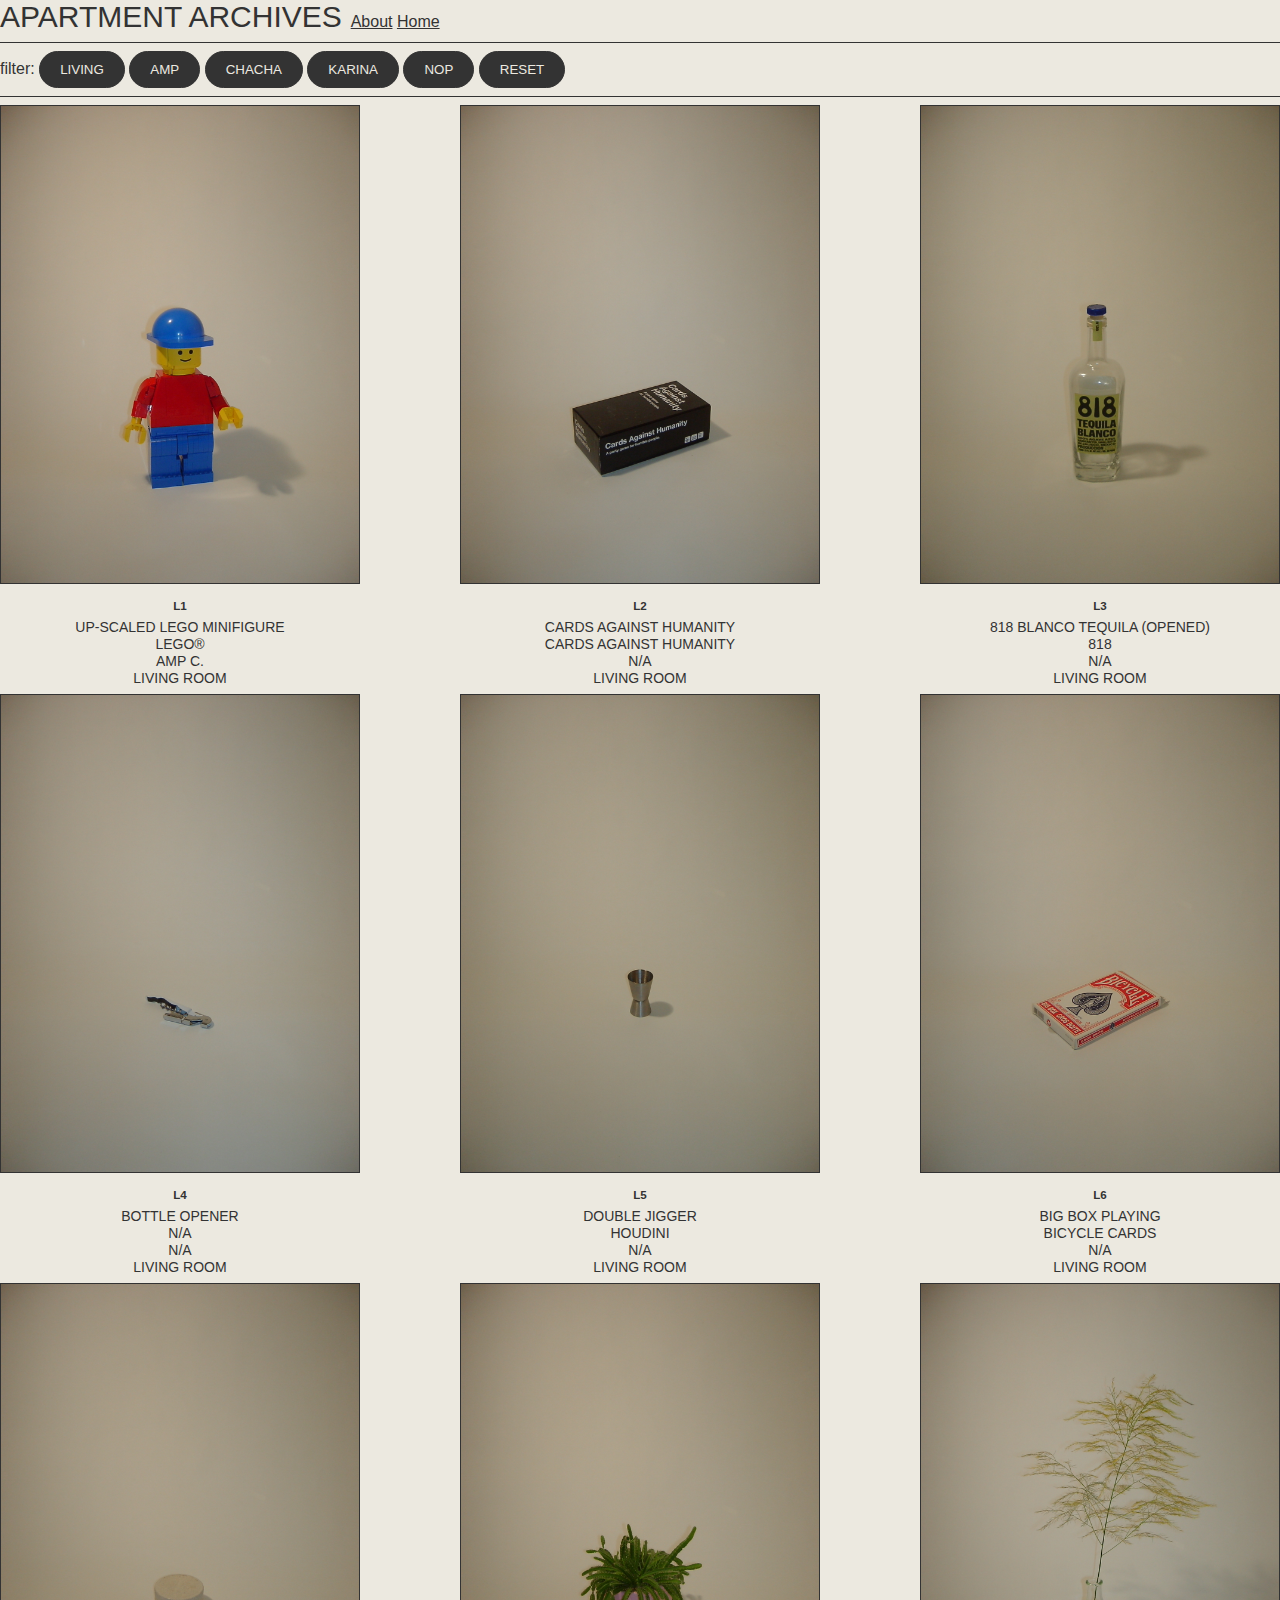
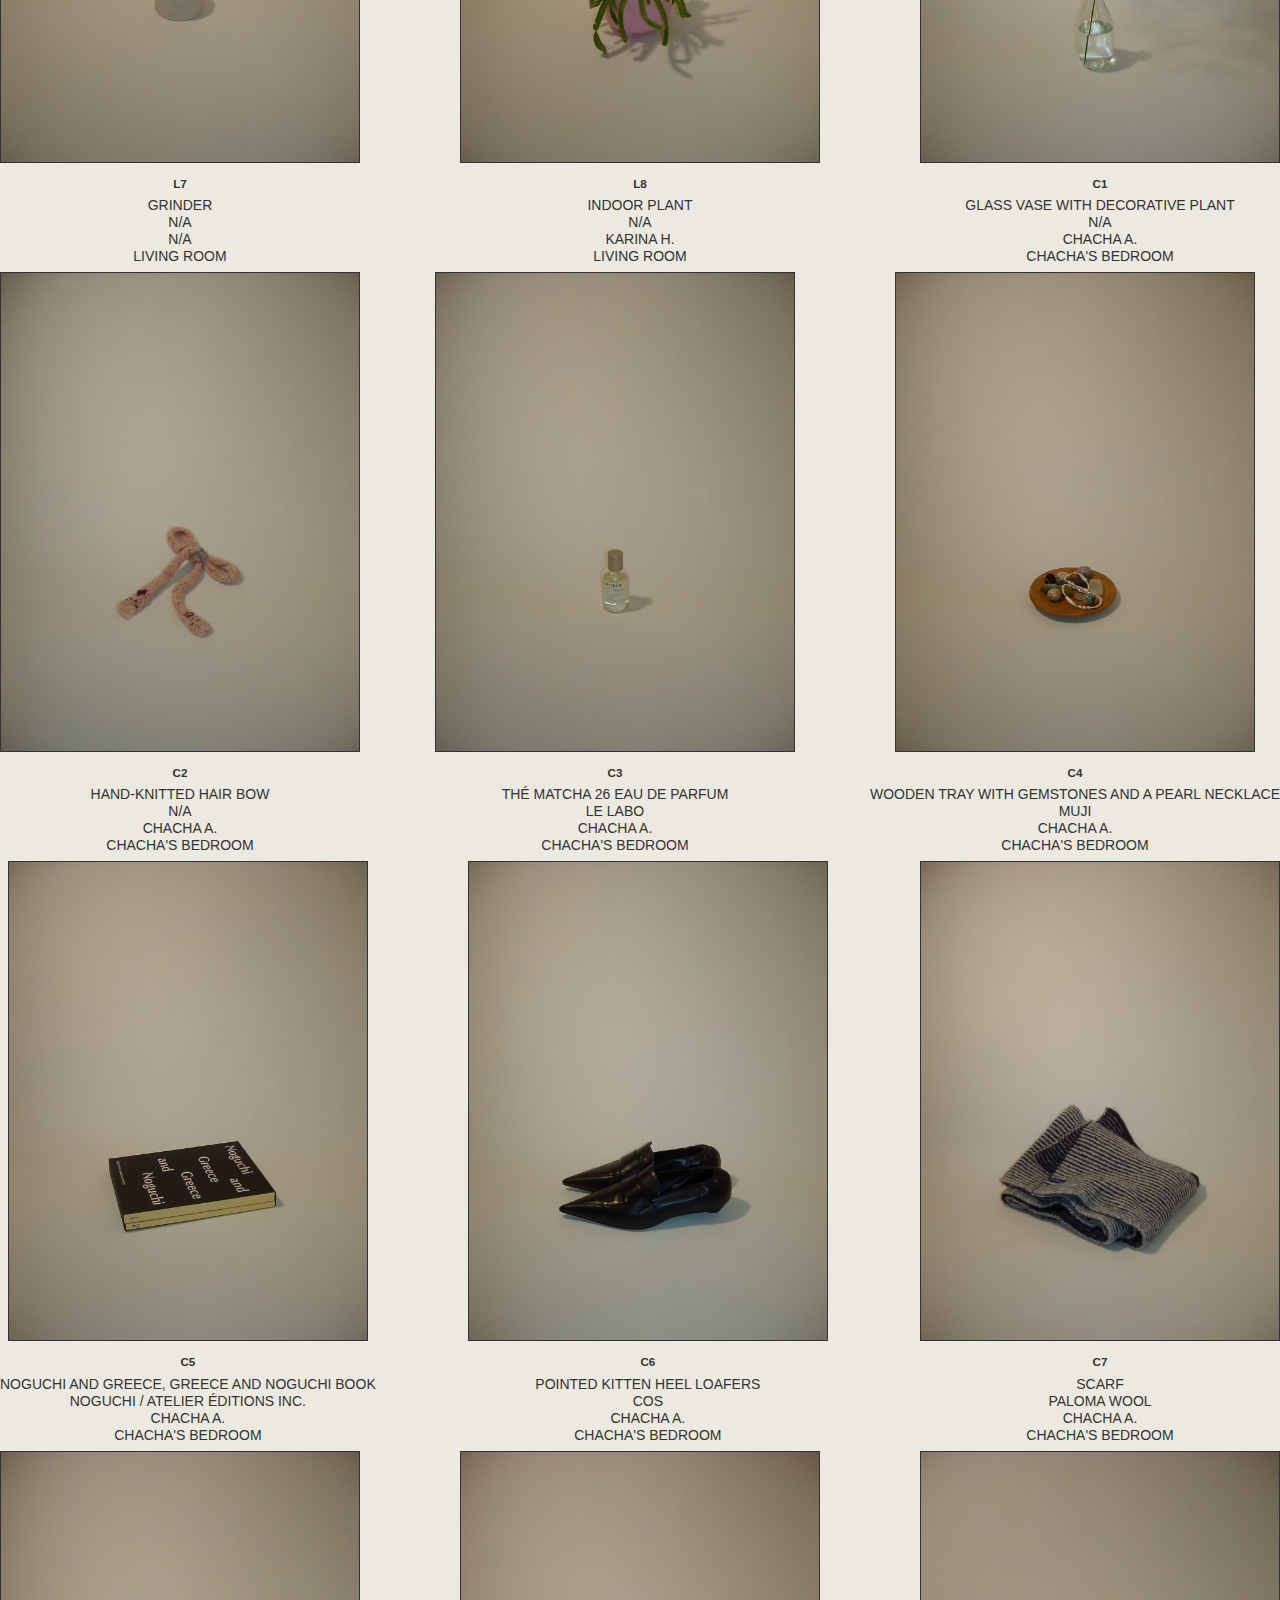
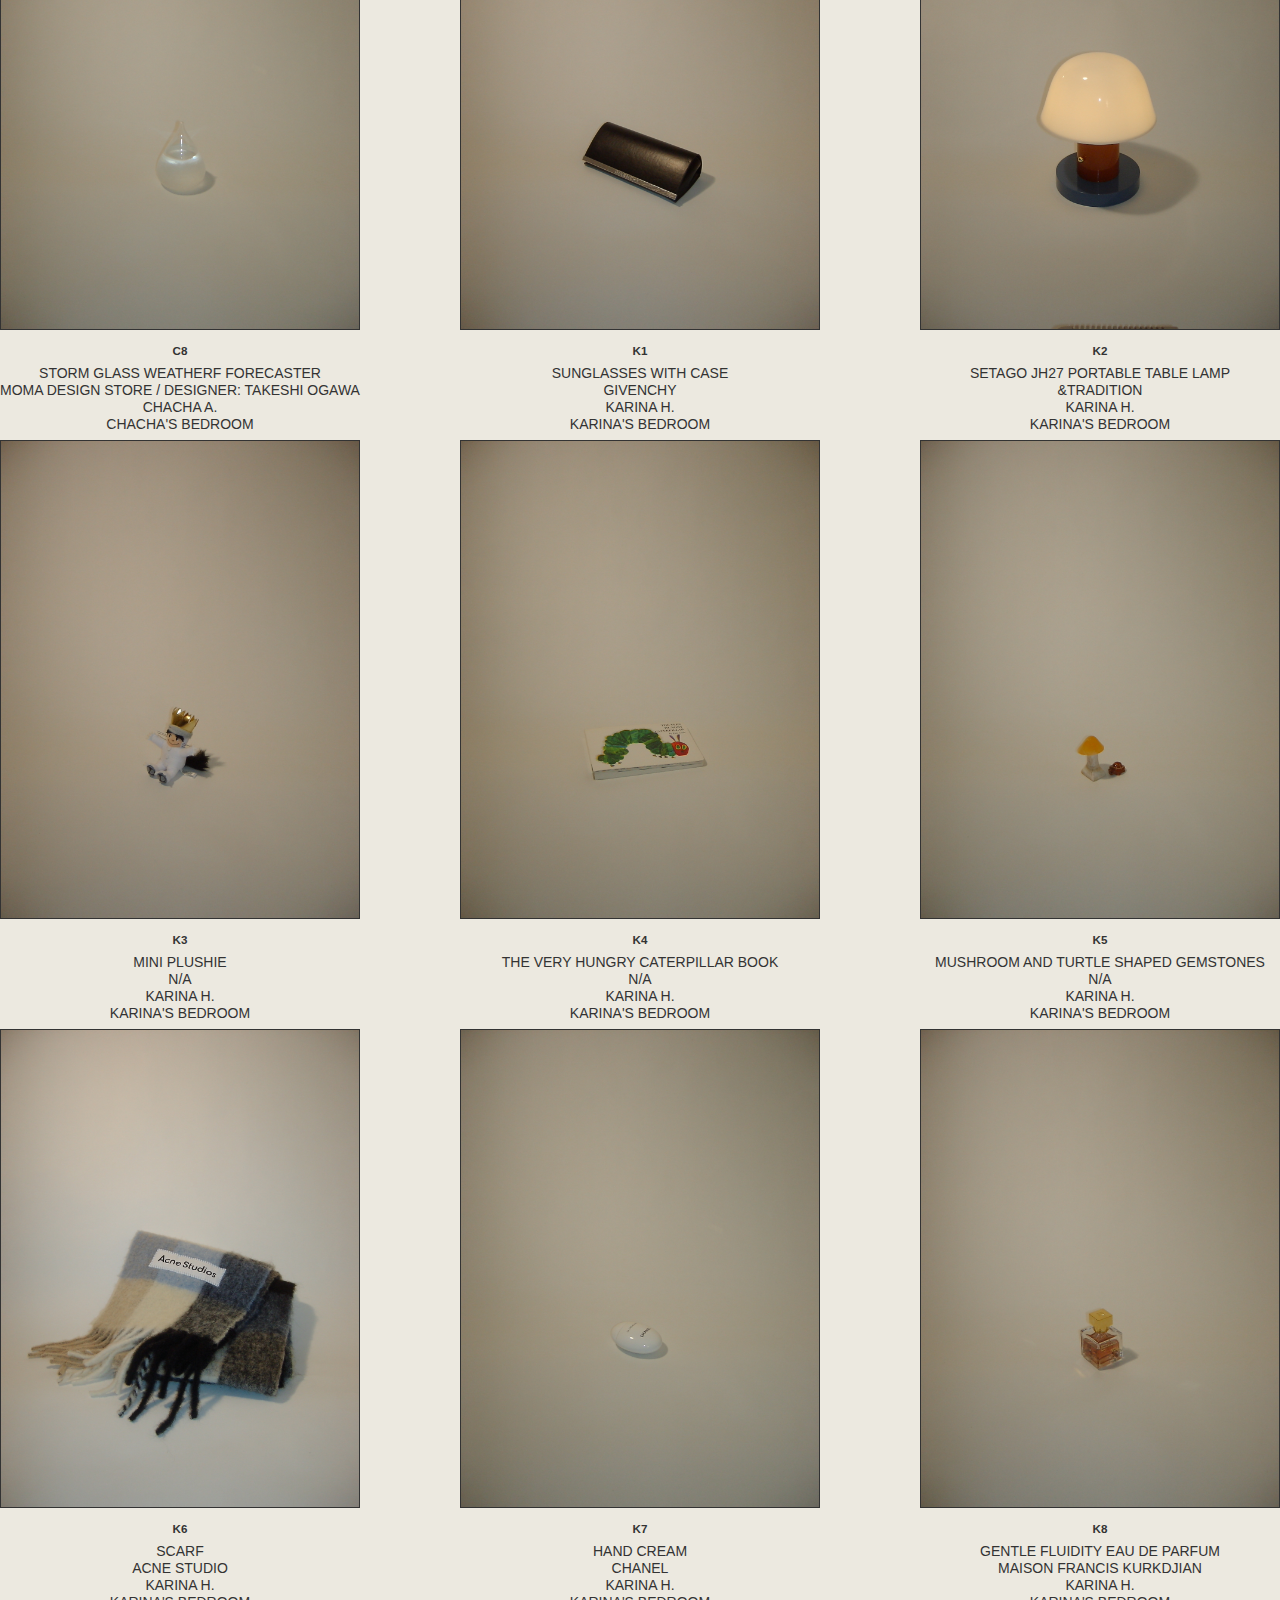
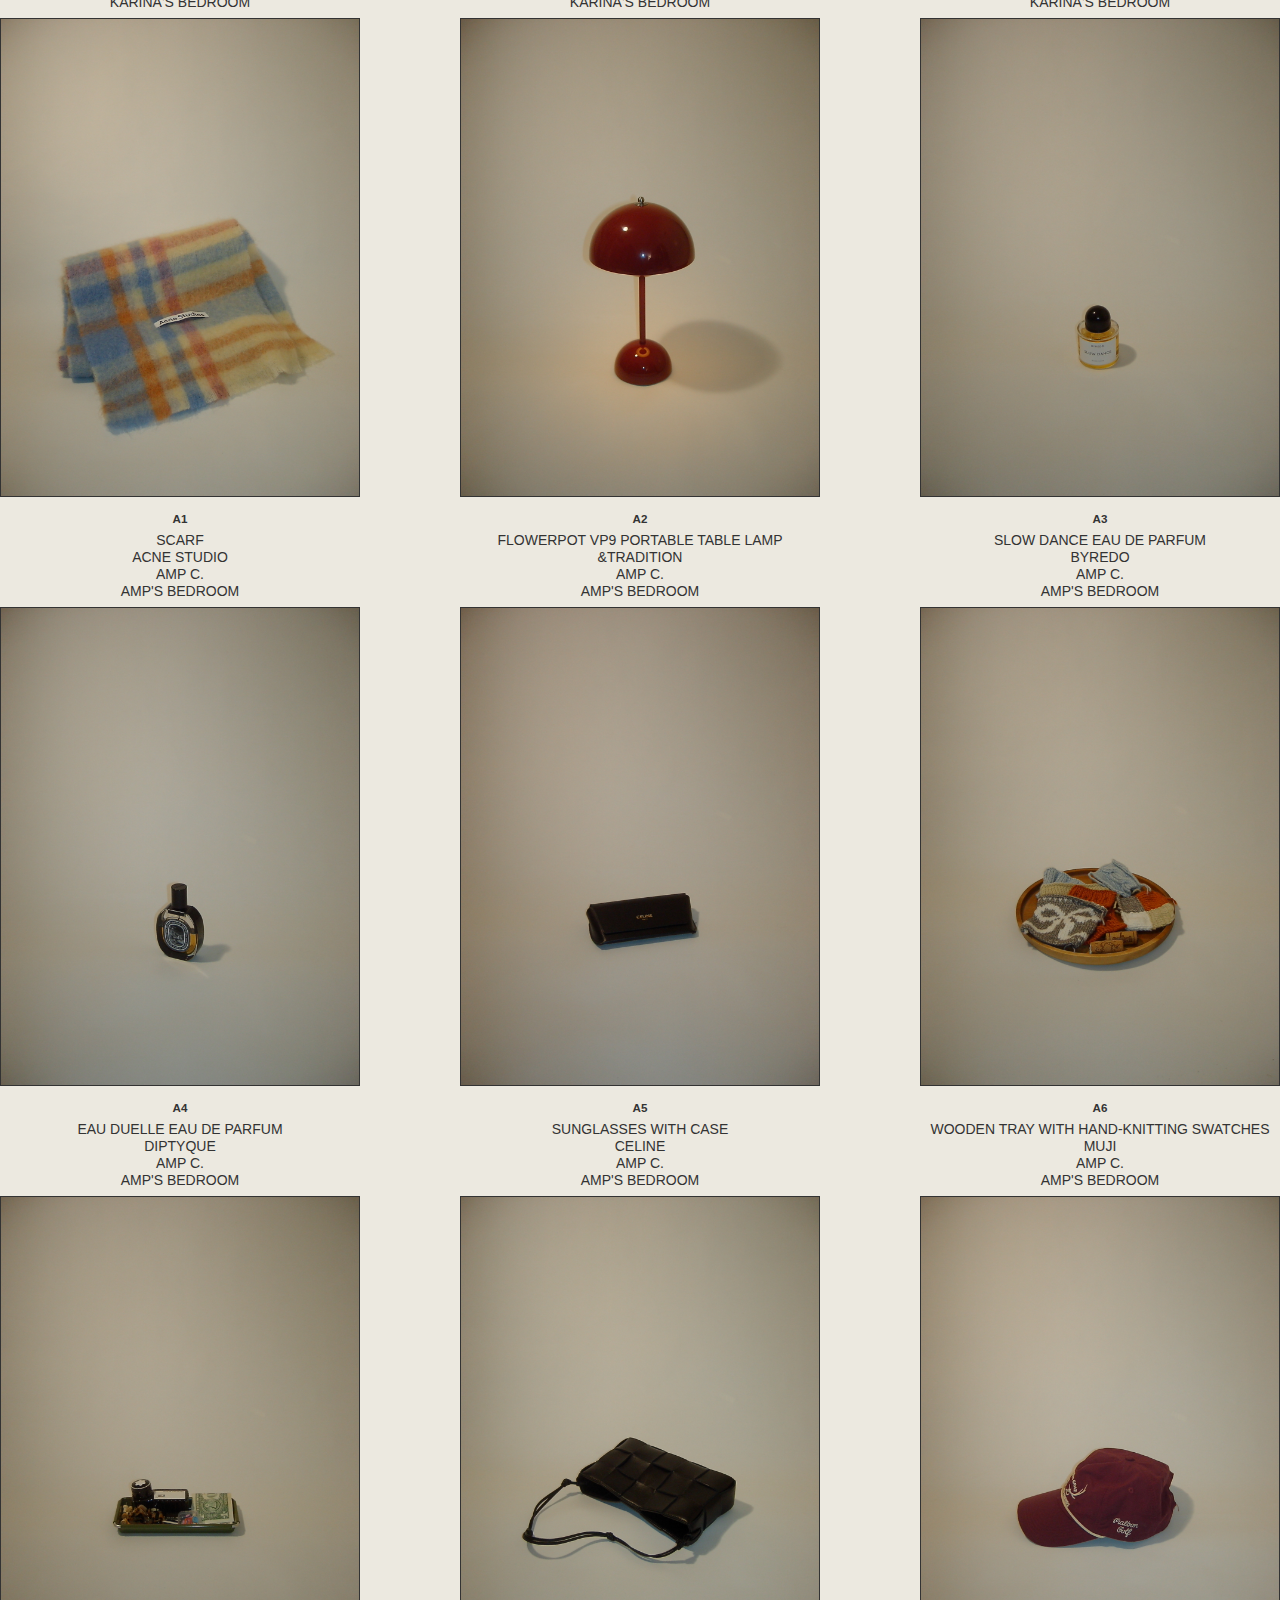
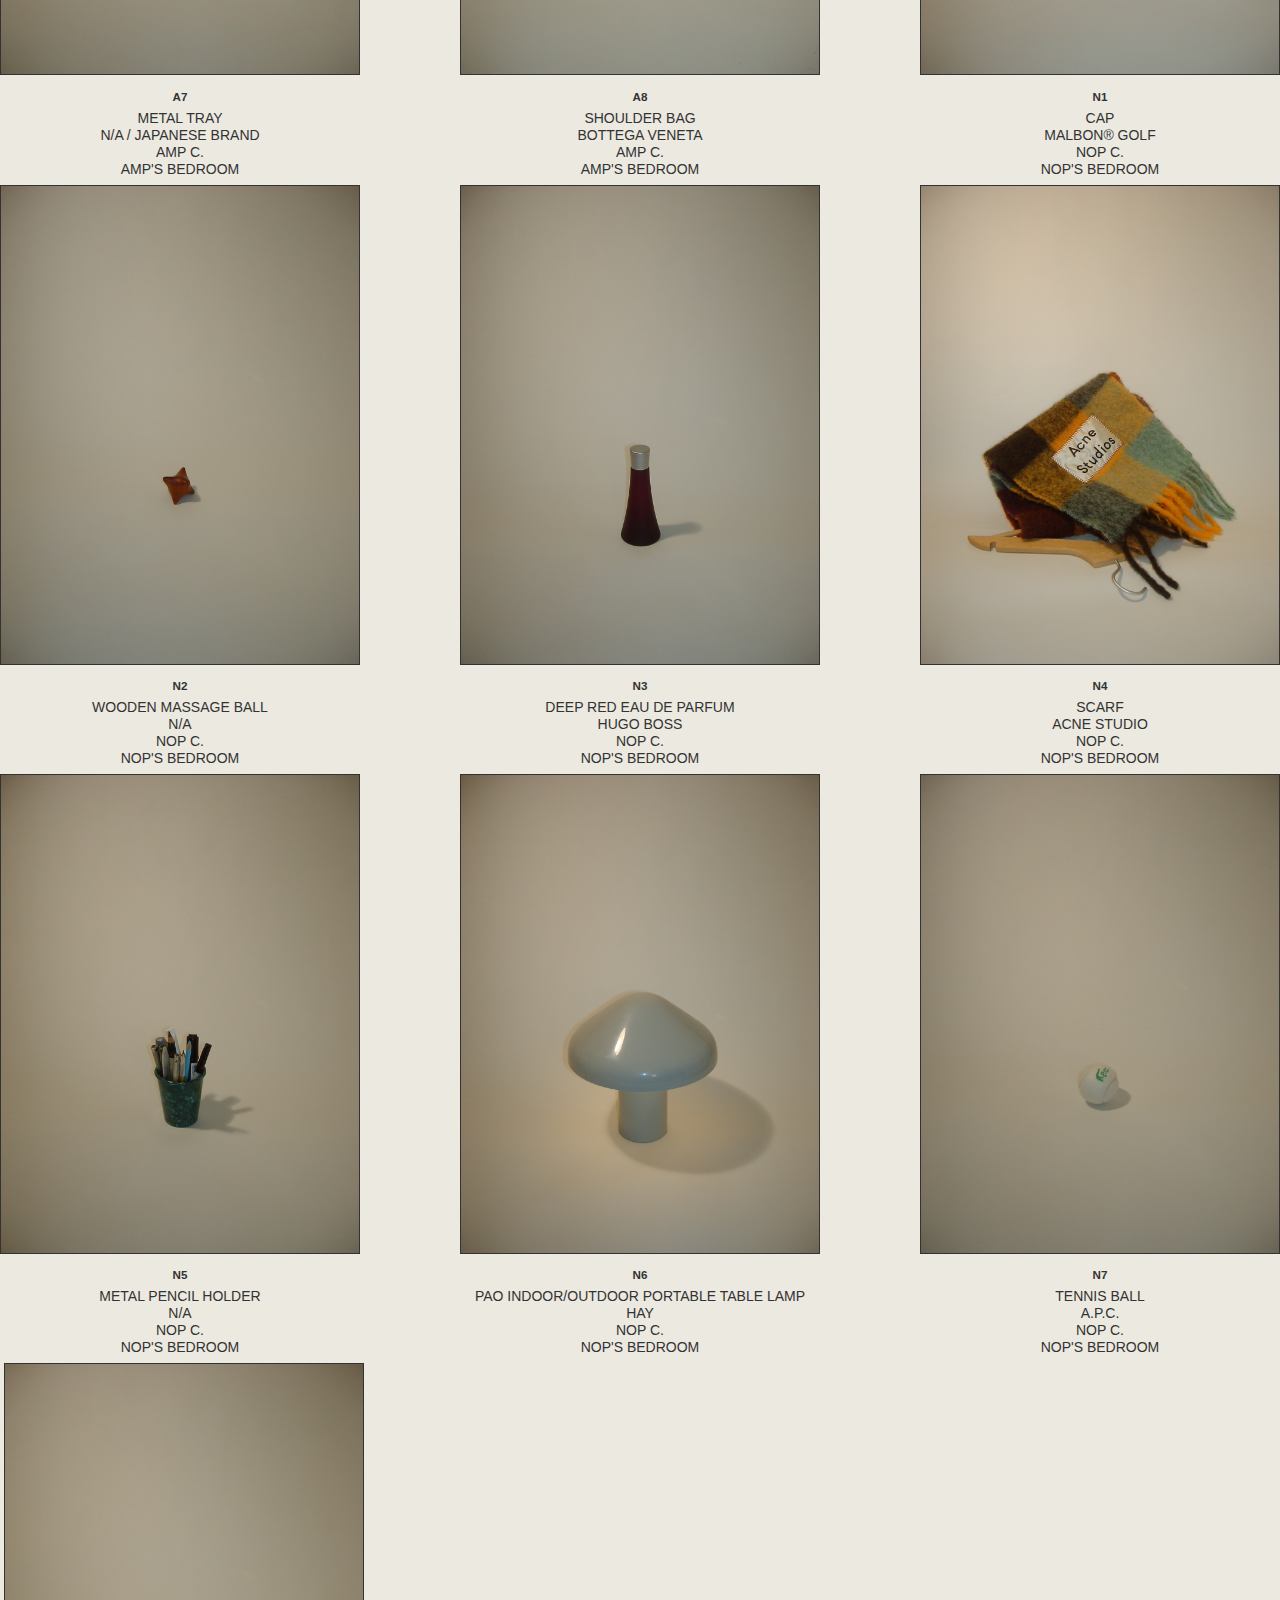
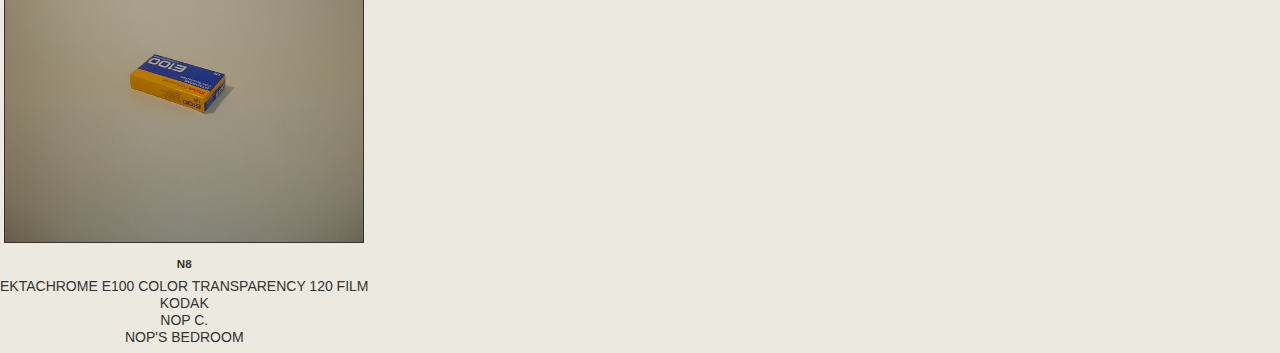
<file: archive.html>
<!DOCTYPE html>
<html>
  <head>
    <meta charset="utf-8" />
    <meta name="viewport" content="width=device-width, initial-scale=1" />

    <title>Apartment</title>

    <link rel="stylesheet" type="text/css" href="./reset.css" />
    <link rel="stylesheet" type="text/css" href="./archive.css" />
  </head>
  <body>
  <nav> 
      <div class="head">
          <div class="title">APARTMENT ARCHIVES</div>
      </div>
      <div class="tabs"></div>
          <div class="about"><a class="buttons" href="about.html">About</a></div>
          <div class="home"><a class="buttons" href="index.html">Home</a></div>
      </div>
  </nav>
  <hr>
     
    <main>

    <div class="filter">
    <div class="filter">filter:</div>
    <button id="living">living</button>
    <button id="amps">Amp</button>
    <button id="chas">Chacha</button>
    <button id="karis">Karina</button>
    <button id="nops">Nop</button>
    <button id="all">reset</button>
</div>

<hr> 

</div>
    <div id="jewelry" class="flex-container"></div>
</div>

    </main>
    <script type="text/javascript" src="./archive.js" defer></script>
    
  </body>
</html>
</file>
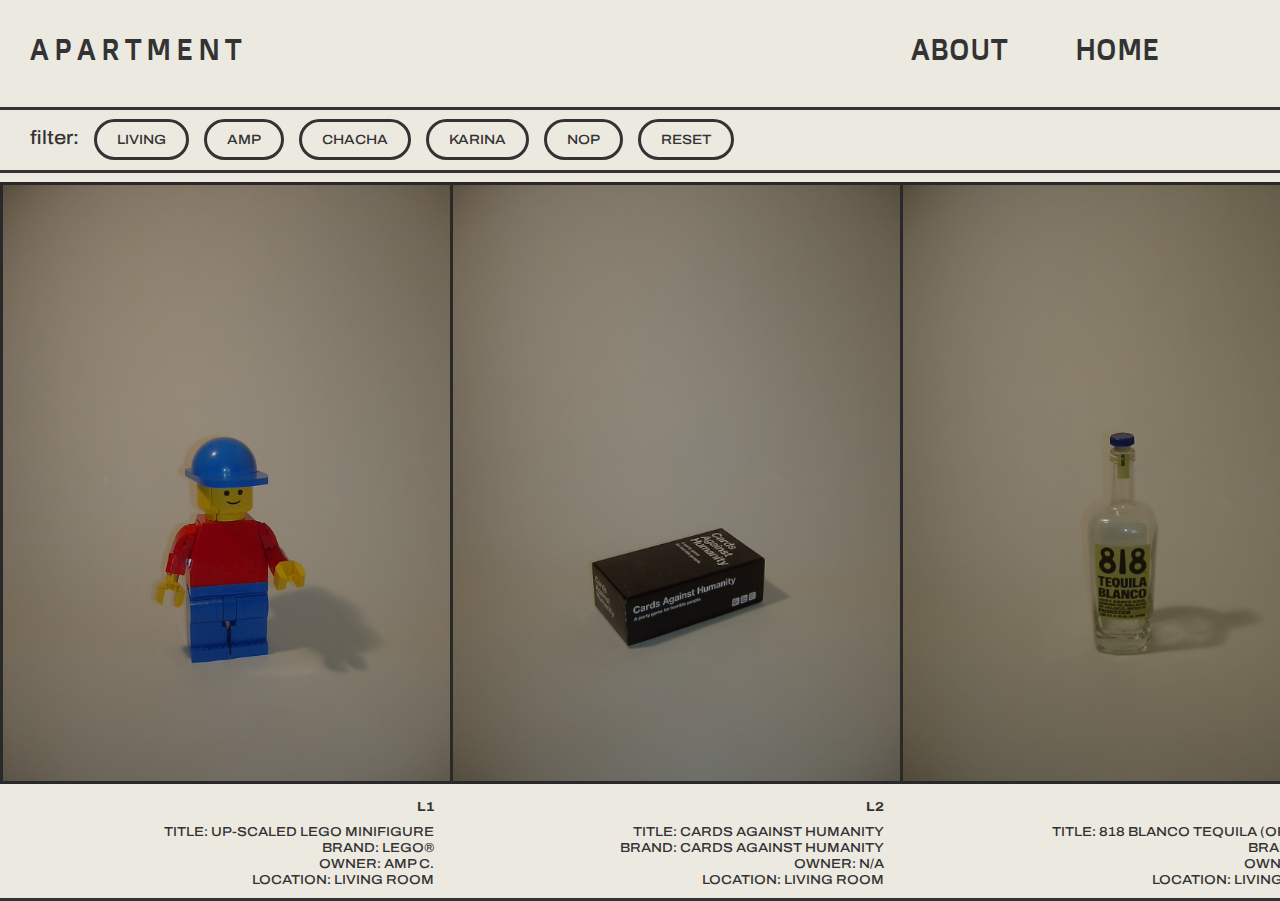
<file: archivecopy.html>
<!DOCTYPE html>
<html>
  <head>
    <meta charset="utf-8" />
    <meta name="viewport" content="width=device-width, initial-scale=1" />

    <title>Apartment</title>

    <link rel="stylesheet" type="text/css" href="./reset.css" />
    <link rel="stylesheet" type="text/css" href="./archivecopy.css" />
    <link rel="preconnect" href="https://fonts.googleapis.com">
<link rel="preconnect" href="https://fonts.gstatic.com" crossorigin>
<link href="https://fonts.googleapis.com/css2?family=Archivo:ital,wght@0,100..900;1,100..900&family=Doppio+One&family=Instrument+Serif:ital@0;1&family=Kulim+Park&family=Nanum+Myeongjo&display=swap" rel="stylesheet">
  </head>
  <main>
  <body>
  <nav> 
      <div class="head">
          <div class="title">APARTMENT</div>
      </div>
      <div class="tabs">
          <div class="about"><a class="buttons" href="about.html">About</a></div>
          <div class="home"><a class="buttons" href="index.html">Home</a></div>
      </div>
  </nav>
  <hr>

    <div class="filter">
    <div class="filter">filter:</div>
    <button id="living">living</button>
    <button id="amps">Amp</button>
    <button id="chas">Chacha</button>
    <button id="karis">Karina</button>
    <button id="nops">Nop</button>
    <button id="all">reset</button>
</div>

<hr> 

</div>
    <div id="jewelry" class="flex-container"></div>
</div>

    </main>
    <script type="text/javascript" src="./archivecopy.js" defer></script>
    
  </body>
</html>
</file>
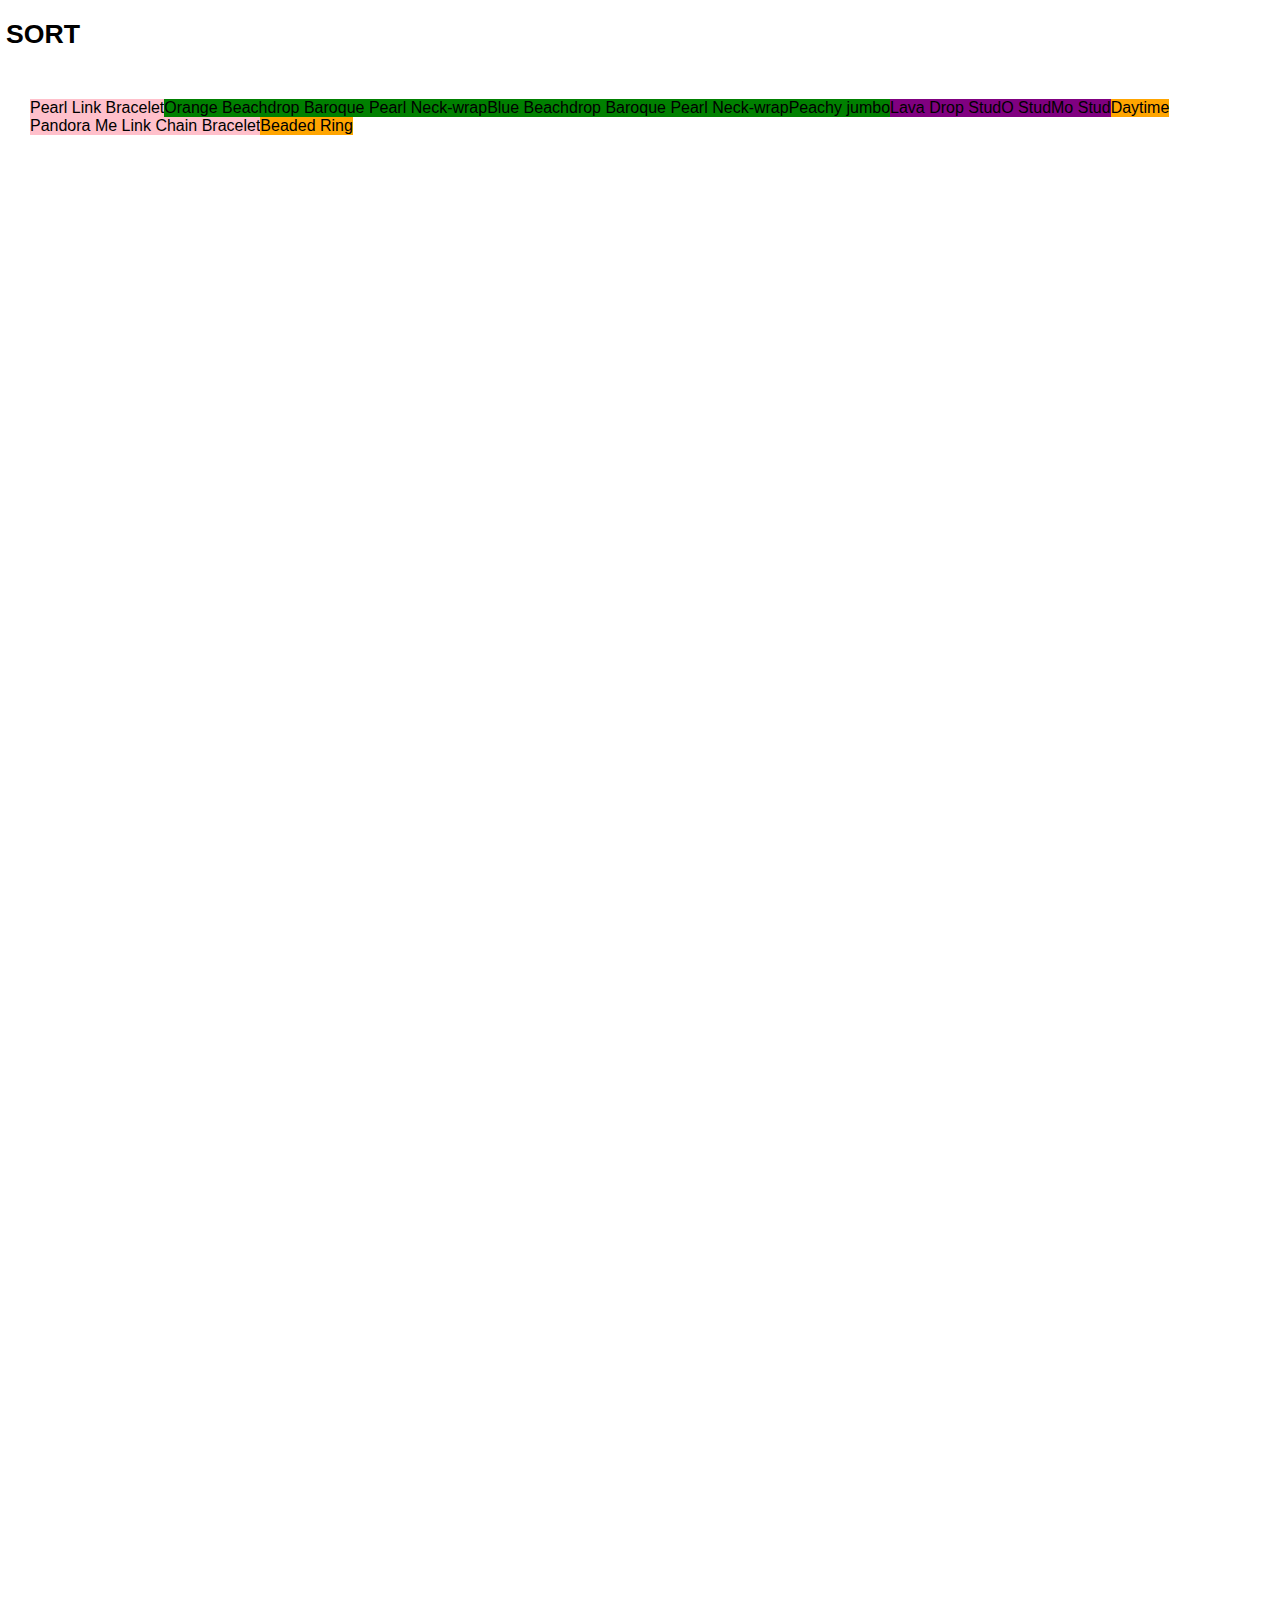
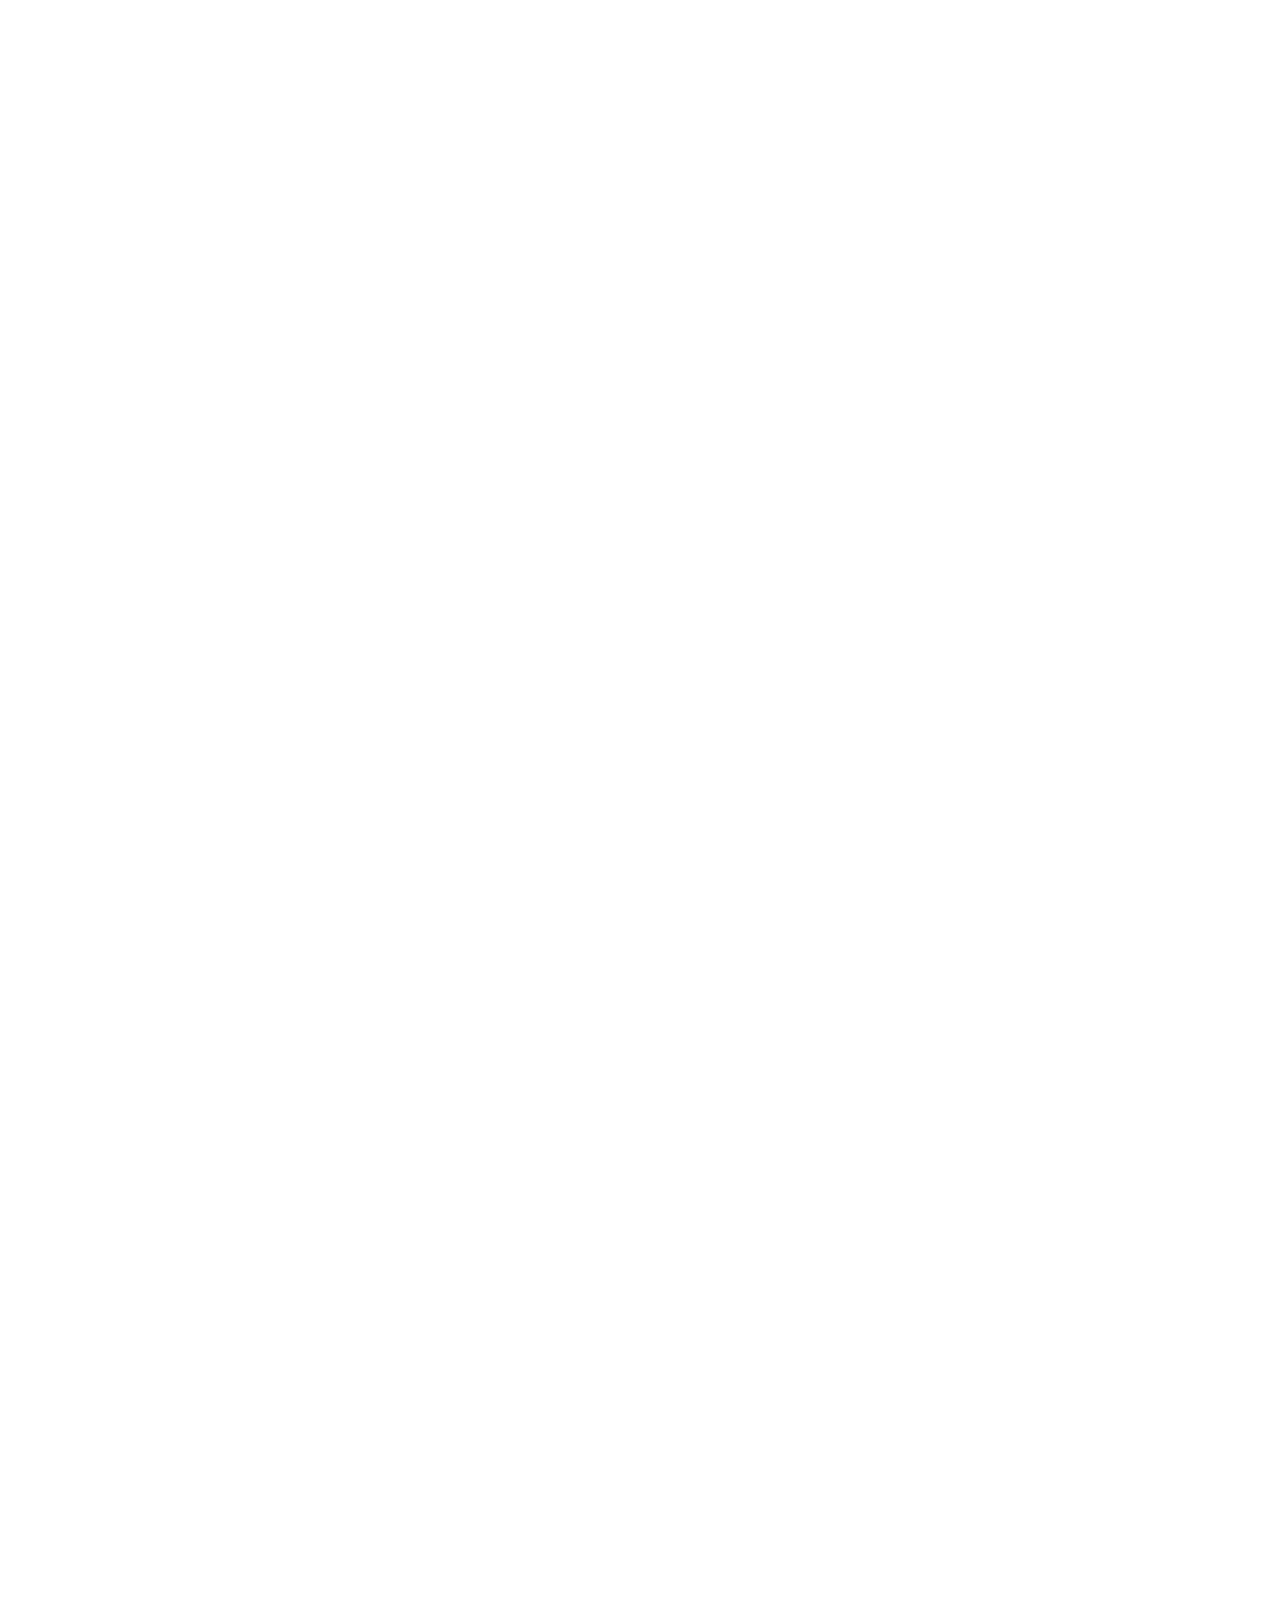
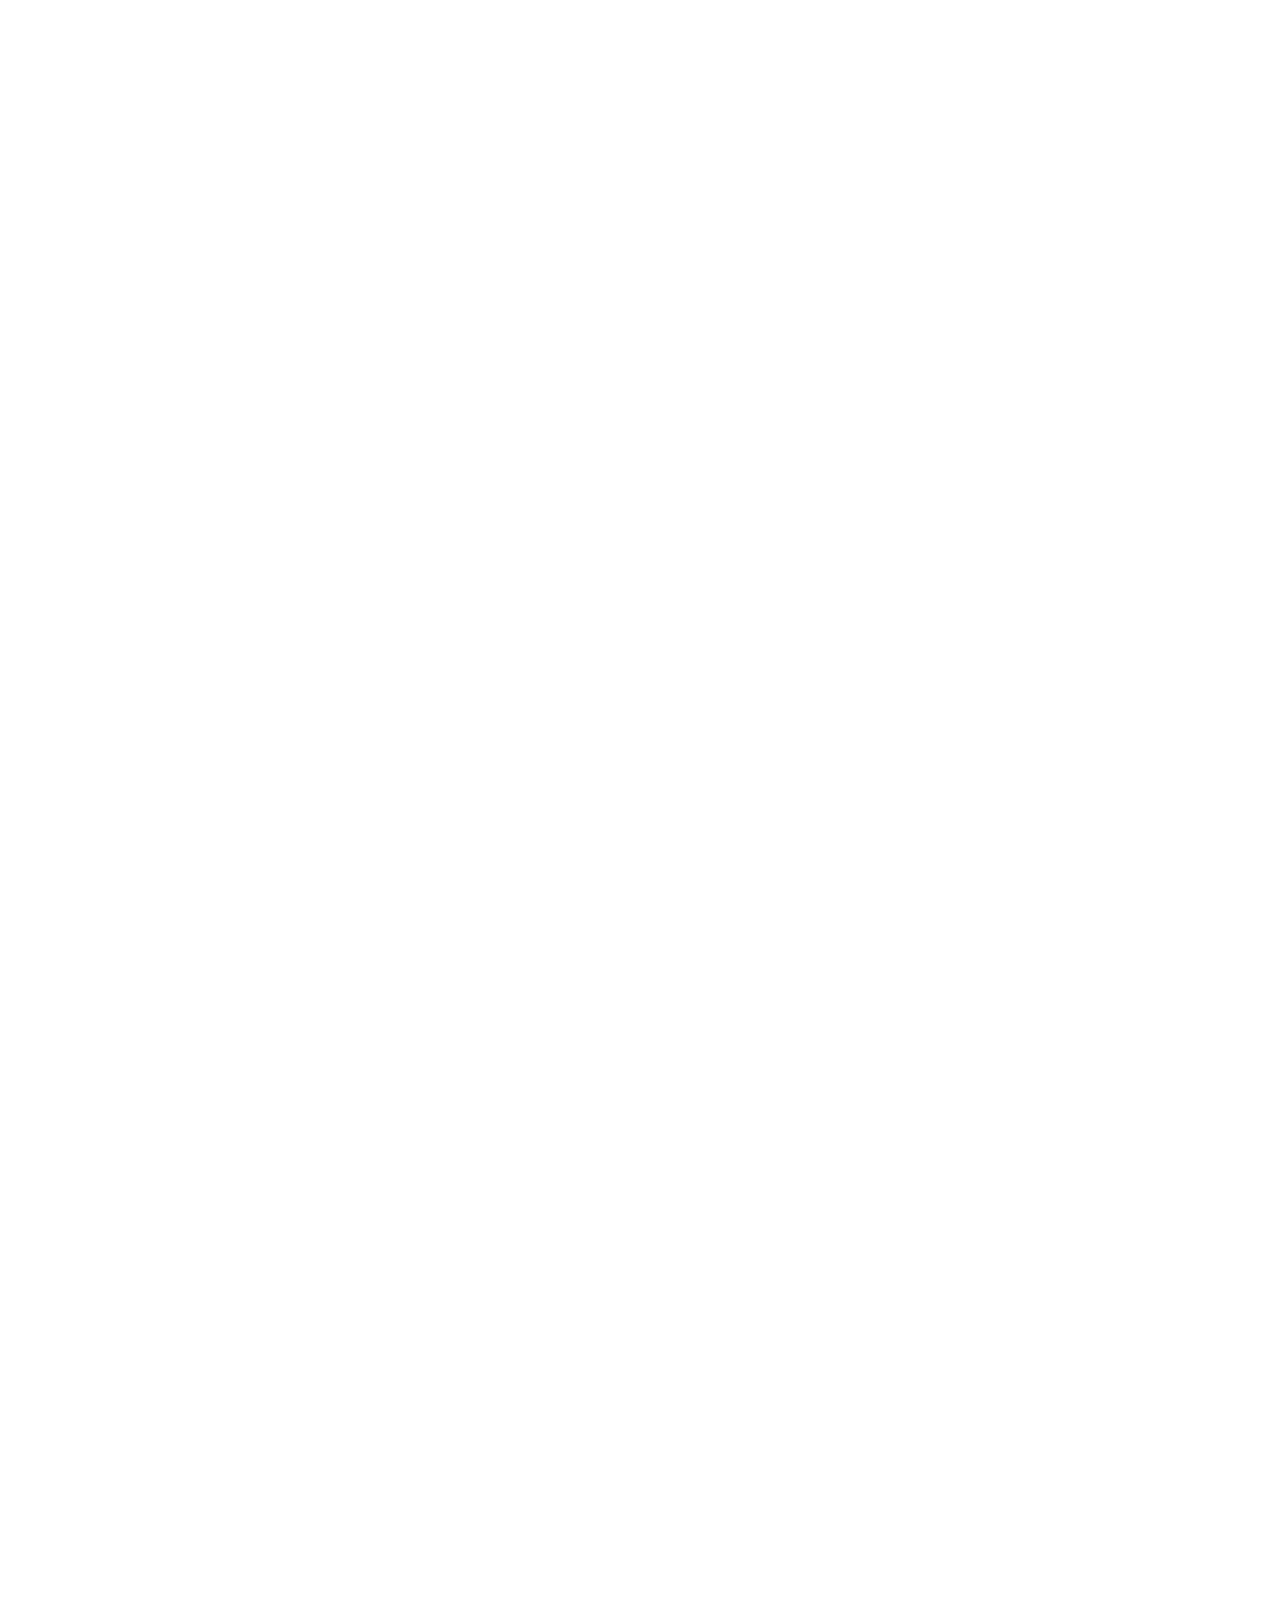
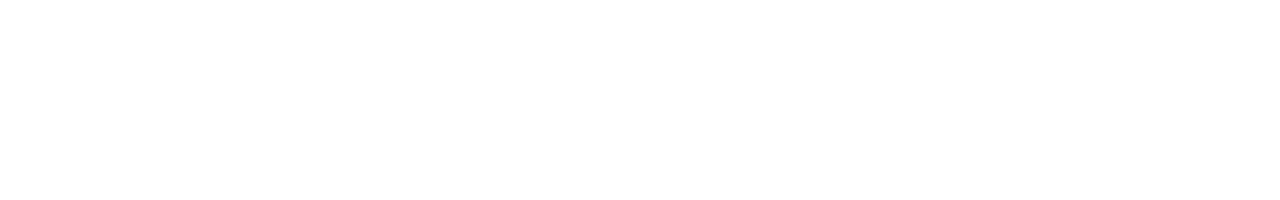
<file: home.html>
<!DOCTYPE html>
<html>
  <head>
    <meta charset="utf-8" />
    <meta name="viewport" content="width=device-width, initial-scale=1" />

    <title>JSON</title>

    <link rel="stylesheet" type="text/css" href="./reset.css" />
    <link rel="stylesheet" type="text/css" href="./style.css" />
    <link rel="preconnect" href="https://fonts.googleapis.com">
<link rel="preconnect" href="https://fonts.gstatic.com" crossorigin>
<link href="https://fonts.googleapis.com/css2?family=Archivo:ital,wght@0,100..900;1,100..900&family=Doppio+One&family=Instrument+Serif:ital@0;1&family=Kulim+Park&family=Nanum+Myeongjo&display=swap" rel="stylesheet">
  </head>
  <body>
     <div class="button-container">
      <button class="sort-btn">
        <h1>SORT</h1>
      </button>
     </div>
     
    <main>
      <div class="jewelry-container"></div>
    </main>
    <script type="text/javascript" src="./home.js" defer></script>
  </body>
</html>
</file>
<file: archive.css>
body {
  font-family: Arial, Helvetica, sans-serif;
  width: 100vw;
  height: 100vh;
  background-color: #ECE9E0;
  color: #333333;
}

a:link {
  text-decoration: none;
  text-decoration: underline;
  color: #333333;
}

.title {
  font-family: "work-sans", sans-serif;
  font-weight: 400;
  font-style: normal;
  font-size: 30px;
  text-align: left;

}

hr {
  border-bottom: solid #333333 1.5px;
}

.flex-container {
  display: flex;
  flex-wrap: wrap;
  justify-content: space-between;
  text-align:left;
  font-size: 14px;
  line-height: 3px;
  text-transform:uppercase;
  text-align: center;
}

img {
  max-width: 360px;
  border: solid #333333 1.5px;
}

div {
  display: inline-block;
}

button {
  border: solid #333333 1.5px;
  border-radius: 999px;
  padding: 10px;
  padding-left: 20px;
  padding-right: 20px;
  background-color: #333333;
  color: #ECE9E0;
  text-transform: uppercase;
}
</file>
<file: archivecopy.css>
body {
  font-family: "Archivo", sans-serif;
  font-optical-sizing: auto;
  font-weight: 500;
  font-style: normal;
  font-variation-settings:
    "wdth" 112.5;
  width: 100vw;
  height: 100vh;
  background-color: #ECE9E0;
  color: #333333;
  font-size: 1.2rem;
}

.title {
 padding: 30px;
  font-size: 30px;
  text-transform: uppercase;
  display: flex;
  justify-content: space-between;
  font-family: "Doppio One", sans-serif;
  font-weight: 400;
  font-style: normal;
}

hr {
  border-bottom: solid #333333 3px;
}

.flex-container {
  display: flex;
  text-align:left;
  font-size: 14px;
  line-height: 3px;
  text-align: center;
  overflow: scroll;
}

     /* Hide scrollbar for Chrome, Safari and Opera */
     .flex-container::-webkit-scrollbar {
      display: none;
    }
    
    /* Hide scrollbar for IE, Edge and Firefox */
    .flex-container {
    -ms-overflow-style: none;  /* IE and Edge */
    scrollbar-width: none;  /* Firefox */
    }

img {
  max-width: 450px;
  border-top: solid #333333 3px;
  border-bottom: solid #333333 3px;
  border-left: solid #333333 3px;
  filter:brightness(0.8);
}

img:hover {
  filter: saturate(1);
}

.filter {
  padding-left: 15px;
}

button {
  border: solid #333333 3px;
  border-radius: 999px;
  padding: 10px;
  padding-left: 20px;
  padding-right: 20px;
  background-color: #ECE9E0;
  color: #333333;
  text-transform: uppercase;
  margin-left: 10px;
  transition: ease-in-out 250ms;
  font-family: "Archivo", sans-serif;
  font-optical-sizing: auto;
  font-weight: 500;
  font-style: normal;
  font-variation-settings:
    "wdth" 112.5;
}

#living:hover {
  background-color: #B9B5AF;
}

#amps:hover {
  background-color: #746D69;
}
#chas:hover {
  background-color: #BDB0CA;
}
#karis:hover {
  background-color:#A5B9DC;
}
#nops:hover {
  background-color: #536858;
}

#all:hover {
  background-color: gray;
}

h5, p {
  font-size: 13px;
  text-align: right;
  padding-right: 1rem;
  text-transform: uppercase;
}


div {
  display: inline-block;
}

div#jewelry {
  border-bottom: solid #333333 3px;
}

.nav {
  display: inline;
  justify-content: space-between;
  font-size: 30px;
  text-transform: uppercase;
  justify-content: space-between;
  font-family: "Doppio One", sans-serif;
  font-weight: 400;
  font-style: normal;
}

.title {
  letter-spacing: 5px;
}

.tabs {
  display: inline;
  font-size: 30px;
  text-transform: uppercase;
  justify-content: space-between;
  font-family: "Doppio One", sans-serif;
  font-weight: 400;
  font-style: normal;
  padding-left: 600px;
}

.buttons {
  display: flex;
  align-items: center;
  padding: 30px;
}

a{
  text-decoration: none;
  color: #333333;
  font-style: normal;
}

a:hover{
  text-decoration: underline 3px solid #333333;
  font-style: italic;
}

@media screen and (max-width: 499px){

    .flex-container {
      flex-direction:column;
    }
    .tabs {
      display: flex;
      padding: 0;
      margin: 0;
      font-size: 18px;
      justify-content: space-around;
      height: 10vh;
    }

    .filter {
      display: flex;
      flex-wrap: wrap;
    }

    button{
      margin: 5px;
    }

    .head {
      padding: 0;
      display: flex;
      height: 10vh;
      justify-content: space-around;
    }
    .title {
      font-size: 40px;
      text-align: center;
    }

    img {
      max-width: 400px;
      border: solid #333333 3px;
    }

    #living {
      background-color: #B9B5AF;
    }
    
    #amps {
      background-color: #746D69;
    }
    #chas {
      background-color: #BDB0CA;
    }
    #karis {
      background-color:#A5B9DC;
    }
    #nops{
      background-color: #536858;
    }
    
    #all{
      background-color: gray;
    }

    h5, p {
      font-size: 12px;
      text-align: center;
      padding-right: 1rem;
      text-transform: uppercase;
    }
  }
</file>
<file: style.css>
html{
    margin: 0;
    font-size: 10px;
    box-sizing: border-box;
}

body {
    font-size: 1.6rem;
    margin: 0;
    height: 500rem;
}

.jewelry-container {
  font-family: Arial, Helvetica, sans-serif;
  display: flex;
  flex-direction:row;
  flex-wrap: wrap;
  margin: 30px;
}
</file>
